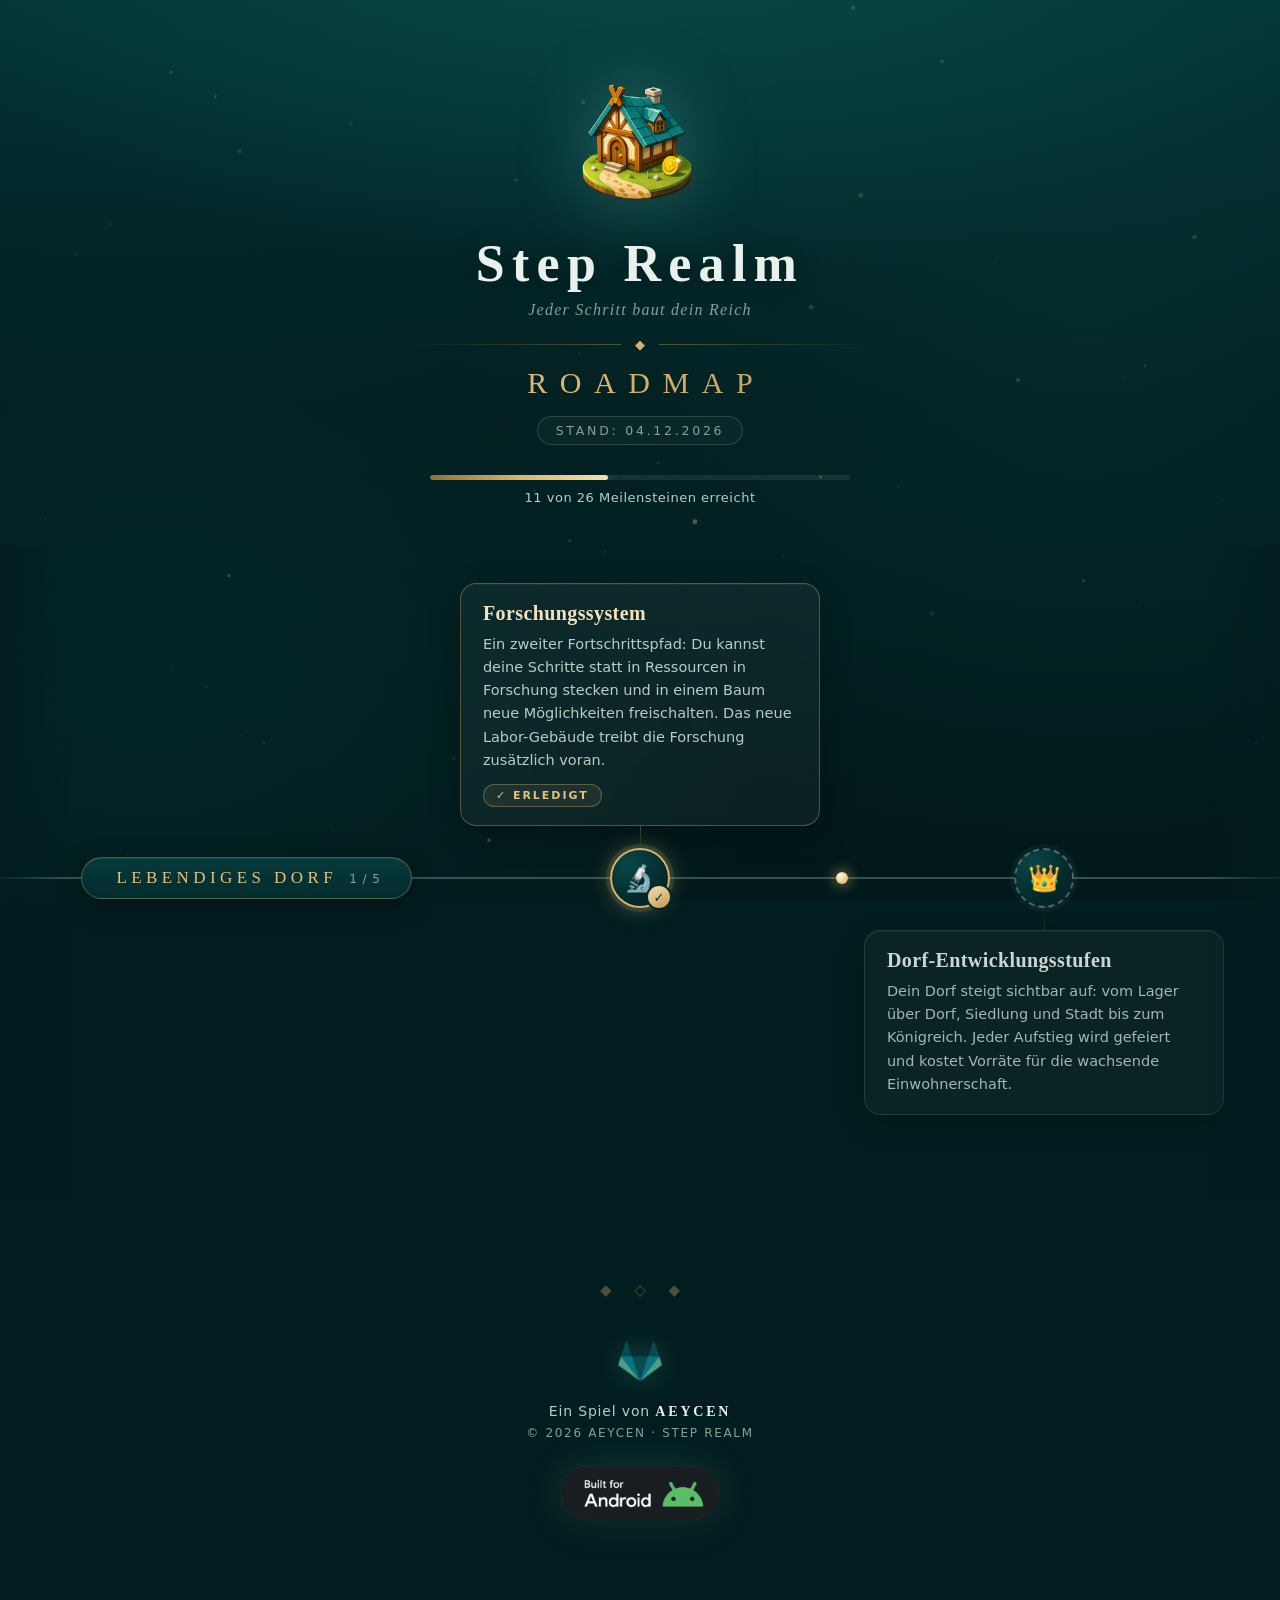
<file: index.html>
<!DOCTYPE html>
<html lang="de">
<head>
<meta charset="utf-8">
<meta name="viewport" content="width=device-width, initial-scale=1">
<meta name="author" content="AEYCEN">
<meta name="description" content="Step Realm – Roadmap: Jeder Schritt baut dein Reich.">
<title>Step Realm - Roadmap</title>
<link rel="icon" type="image/png" href="assets/steprealm-logo-minimalist.png">
<link rel="stylesheet" href="assets/roadmap.css">
<script src="assets/roadmap.js"></script>
</head>
<body>
<canvas id="dust" aria-hidden="true"></canvas>
<div class="page">

  <header>
    <img class="logo" src="assets/steprealm-logo.png" alt="Step Realm Logo">
    <h1>Step Realm</h1>
    <p class="tagline">Jeder Schritt baut dein Reich</p>
    <div class="hero-rule">◆</div>
    <h2 data-text="Roadmap">Roadmap</h2>
    <div><span class="stand" id="stand">Stand: 07.08.2026</span></div>
    <div class="progress">
      <div class="progress-track"><div class="progress-fill" id="progress-fill"></div></div>
      <div class="progress-label"><span id="progress-done">7</span> von <span id="progress-total">27</span> Meilensteinen erreicht</div>
    </div>
  </header>

  <main class="timeline">
    <div class="viewport" id="viewport">
      <div class="track" id="track">

    <span class="track-cap">◆</span>

    <div class="section-label"><span class="pill">Kern-Loop<span class="count"></span></span></div>

    <article class="milestone done">
      <div class="card">
        <h3>Projekt-Setup + Schrittzähler</h3>
        <p>Die App zählt deine Schritte zuverlässig im Hintergrund und zeigt sie live an. Auch nach einem Neustart des Geräts geht kein Schritt verloren.</p>
        <span class="badge">✓ erledigt</span>
      </div>
      <div class="node"><span class="glyph">👟</span></div>
    </article>

    <article class="milestone done">
      <div class="card">
        <h3>Kern-Loop</h3>
        <p>Deine Schritte verwandeln sich in Ressourcen, mit denen du die ersten fünf Gebäude baust. Dein Dorf bleibt dauerhaft gespeichert.</p>
        <span class="badge">✓ erledigt</span>
      </div>
      <div class="node"><span class="glyph">🏠</span></div>
    </article>

    <article class="milestone done">
      <div class="card">
        <h3>Passive Produktion + Gold</h3>
        <p>Deine Gebäude produzieren auch dann, wenn du nicht läufst – bis zu einem Deckel, damit Laufen der wichtigste Weg bleibt. Gold sammelst du über einen Fortschrittsbalken, der sich mit jedem Schritt füllt.</p>
        <span class="badge">✓ erledigt</span>
      </div>
      <div class="node"><span class="glyph">🪙</span></div>
    </article>

    <article class="milestone done">
      <div class="card">
        <h3>Leaderboard</h3>
        <p>Ein wöchentliches Leaderboard über Google Play Games zeigt, wer diese Woche am fleißigsten war. Gezählt werden deine Wochenschritte und dein Baufortschritt.</p>
        <span class="badge">✓ erledigt</span>
      </div>
      <div class="node"><span class="glyph">🏆</span></div>
    </article>

    <article class="milestone done">
      <div class="card">
        <h3>Cloud-Save</h3>
        <p>Dein Dorf übersteht Neuinstallation und Gerätewechsel, weil der Spielstand automatisch in der Cloud gesichert wird. Bei zwei Geräten gewinnt immer der weitere Fortschritt.</p>
        <span class="badge">✓ erledigt</span>
      </div>
      <div class="node"><span class="glyph">☁️</span></div>
    </article>

    <article class="milestone done">
      <div class="card">
        <h3>7-Tage-Streak</h3>
        <p>Wer die tägliche Schrittschwelle erreicht, baut einen Streak auf, den eine Karte im Schritte-Tab anzeigt. Der Streak übersteht auch eine Neuinstallation.</p>
        <span class="badge">✓ erledigt</span>
      </div>
      <div class="node"><span class="glyph glyph-fallback">🔥</span></div>
    </article>

    <article class="milestone done">
      <div class="card">
        <h3>Zufällige Ereignisse</h3>
        <p>Jeden Tag kann ein Ereignis dein Dorf treffen: Belohnungen, Rabatte, ein Umwandlungs-Bonus – oder Unglücke, die ein Gebäude beschädigen, bis du es reparierst. Ein vollendeter Streak zahlt eine wählbare Belohnung aus.</p>
        <span class="badge">✓ erledigt</span>
      </div>
      <div class="node"><span class="glyph">🎲</span></div>
    </article>

    <article class="milestone done">
      <div class="card">
        <h3>Marktplatz-Tausch</h3>
        <p>Am Marktplatz tauschst du Ressourcen ineinander um – gegen eine Gebühr, die mit dem Ausbau des Marktplatzes sinkt. Ein Tageslimit verhindert, dass der Tausch das Laufen ersetzt.</p>
        <span class="badge">✓ erledigt</span>
      </div>
      <div class="node"><span class="glyph">💱</span></div>
    </article>

    <article class="milestone done">
      <div class="card">
        <h3>KI-Ereignistexte</h3>
        <p>Ereignisse erhalten KI-generierte Lore-Texte, die mehr Abwechslung in die Meldungen bringen. Ohne Internet greifen immer die eingebauten Texte.</p>
        <span class="badge">✓ erledigt</span>
      </div>
      <div class="node"><span class="glyph">✨</span></div>
    </article>

    <article class="milestone done">
      <div class="card">
        <h3>Schrittquelle: Health Connect</h3>
        <p>Du benötigst nicht mehr das Smartphone an deinem Körper, um Schritte erfassen zu können. Eine Smartwatch bspw. kann nun ebenfalls Schritte erfassen.</p>
        <span class="badge">✓ erledigt</span>
      </div>
      <div class="node"><span class="glyph">⌚</span></div>
    </article>

    <div class="section-label"><span class="pill">Lebendiges Dorf<span class="count"></span></span></div>

    <article class="milestone done">
      <div class="card">
        <h3>Forschungssystem</h3>
        <p>Ein zweiter Fortschrittspfad: Du kannst deine Schritte statt in Ressourcen in Forschung stecken und in einem Baum neue Möglichkeiten freischalten. Das neue Labor-Gebäude treibt die Forschung zusätzlich voran.</p>
        <span class="badge">✓ erledigt</span>
      </div>
      <div class="node"><span class="glyph">🔬</span></div>
    </article>

    <article class="milestone open">
      <div class="card">
        <h3>Dorf-Entwicklungsstufen</h3>
        <p>Dein Dorf steigt sichtbar auf: vom Lager über Dorf, Siedlung und Stadt bis zum Königreich. Jeder Aufstieg wird gefeiert und kostet Vorräte für die wachsende Einwohnerschaft.</p>
      </div>
      <div class="node"><span class="glyph">👑</span></div>
    </article>

    <article class="milestone open">
      <div class="card">
        <h3>Tagesboni</h3>
        <p>Jeder Tag bringt etwas Besonderes: Die ersten Schritte des Tages zählen doppelt, wechselnde Zeitfenster geben Extra-Ressourcen und der Sonntag ist Goldtag. Aktive Boni siehst du direkt im Schritte-Tab.</p>
      </div>
      <div class="node"><span class="glyph">🌅</span></div>
    </article>

    <article class="milestone open">
      <div class="card">
        <h3>Spieleridentität</h3>
        <p>Dein Dorf bekommt einen Namen, eine Bannerfarbe und ein Motto. Ein teilbares Dorf-Bild zeigt Freunden, was du aufgebaut hast; außerdem kommt ein Einstellungs-Screen dazu.</p>
      </div>
      <div class="node"><span class="glyph">🚩</span></div>
    </article>

    <article class="milestone open">
      <div class="card">
        <h3>Isometrie</h3>
        <p>Das Dorf wird lebendig: Eine echte grafische Darstellung des Dorfs.</p>
      </div>
      <div class="node"><span class="glyph">💨</span></div>
    </article>

    <div class="section-label"><span class="pill">Spieltiefe<span class="count"></span></span></div>

    <article class="milestone open">
      <div class="card">
        <h3>Synergiegebäude</h3>
        <p>Neue Gebäude verstärken ihre Nachbarn: Ein Sägewerk steigert alle Holzfäller-Hütten, der Brunnen alle Bauernhöfe. Wo du baust, wird damit zur strategischen Entscheidung.</p>
      </div>
      <div class="node"><span class="glyph">🪚</span></div>
    </article>

    <article class="milestone open">
      <div class="card">
        <h3>Spezialisierung</h3>
        <p>Ab der Siedlungs-Stufe wählst du einen Fokus – Nahrung, Stein oder Gold – der deine Ausrichtung prägt. So wird jedes Dorf sichtbar anders als die der Freunde.</p>
      </div>
      <div class="node"><span class="glyph">🎯</span></div>
    </article>

    <article class="milestone open">
      <div class="card">
        <h3>Sammelobjekte</h3>
        <p>Beim Laufen entdeckst du seltene Fundstücke wie Edelsteine, alte Werkzeuge oder ein Haustier. Eine eigene Sammlung zeigt deine Funde, manche haben kleine Effekte im Dorf.</p>
      </div>
      <div class="node"><span class="glyph">💎</span></div>
    </article>

    <article class="milestone open">
      <div class="card">
        <h3>Tägliche Anreize</h3>
        <p>Ein wandernder Händler bietet täglich wechselnde Tauschgeschäfte, dazu gibt es ein kleines Tagesereignis und ein tägliches Gratis-Geschenk. Es lohnt sich, jeden Tag vorbeizuschauen.</p>
      </div>
      <div class="node"><span class="glyph">🎁</span></div>
    </article>

    <article class="milestone open">
      <div class="card">
        <h3>Jahreszeiten</h3>
        <p>Das Dorf folgt dem echten Kalender: Schnee im Winter, Laubfärbung im Herbst, Blumen im Frühling. Rein kosmetisch – am Spiel ändert sich nichts.</p>
      </div>
      <div class="node"><span class="glyph">🍂</span></div>
    </article>

    <article class="milestone open">
      <div class="card">
        <h3>Wetter-Bonus</h3>
        <p>Das echte Wetter wirkt ins Spiel hinein, zum Beispiel mehr Stein bei Regen. Nur wenn du den Standort freigibst – ohne läuft das Spiel unverändert weiter.</p>
      </div>
      <div class="node"><span class="glyph">🌦️</span></div>
    </article>

    <div class="section-label"><span class="pill">Social &amp; Endgame<span class="count"></span></span></div>

    <article class="milestone open">
      <div class="card">
        <h3>Freunde-Galerie</h3>
        <p>Besuche die Dörfer deiner Freunde und schau dir an, was sie aufgebaut haben. Reines Anschauen – niemand kann in deinem Dorf etwas verändern.</p>
      </div>
      <div class="node"><span class="glyph">👥</span></div>
    </article>

    <article class="milestone open">
      <div class="card">
        <h3>Achievements + saisonale Events</h3>
        <p>Erfolge über Google Play Games und zeitlich begrenzte Community-Events wie ein Adventskalender. Neue Gründe, auch nach dem Endausbau dranzubleiben.</p>
      </div>
      <div class="node"><span class="glyph">🏅</span></div>
    </article>

    <article class="milestone open">
      <div class="card">
        <h3>Weltwunder als Endgame</h3>
        <p>Ein Weltwunder mit enormen, etappenweisen Kosten als Langfristziel jenseits des Königreichs. Der krönende Abschluss für ausdauernde Läufer.</p>
      </div>
      <div class="node"><span class="glyph">🗿</span></div>
    </article>

    <article class="milestone open">
      <div class="card">
        <h3>Gilden &amp; Kooperation</h3>
        <p>Gemeinsame Bauprojekte, Handel zwischen Freunden und Weltereignisse. Zusammen erreicht ihr, was allein nicht zu schaffen ist.</p>
      </div>
      <div class="node"><span class="glyph">🤝</span></div>
    </article>

    <article class="milestone open">
      <div class="card">
        <h3>Überfälle</h3>
        <p>Starte Überfälle auf andere Mitspieler, um Ressourcen zu stehlen. Neben Verteidigungsanlagen kannst du deinem Dorf mit aktivem Körpereinsatz helfen, sich zur Wehr zu setzen.</p>
      </div>
      <div class="node"><span class="glyph">⚔️</span></div>
    </article>

    <span class="track-cap">◆</span>

      </div>
    </div>
  </main>

  <footer>
    <div class="ornament">◆ ◇ ◆</div>
    <div class="dev">
      <img class="dev-logo" src="assets/aeycen-logo.png" alt="AEYCEN Logo">
      <p class="dev-line">Ein Spiel von <a href="https://github.com/AEYCEN" target="_blank"><strong>AEYCEN</strong></a></p>
      <p class="dev-copy">© 2026 AEYCEN · Step Realm</p>
      <img class="android-badge" src="assets/built-for-android.png" alt="Built for Android">
    </div>
  </footer>

</div>
</body>
</html>
</file>
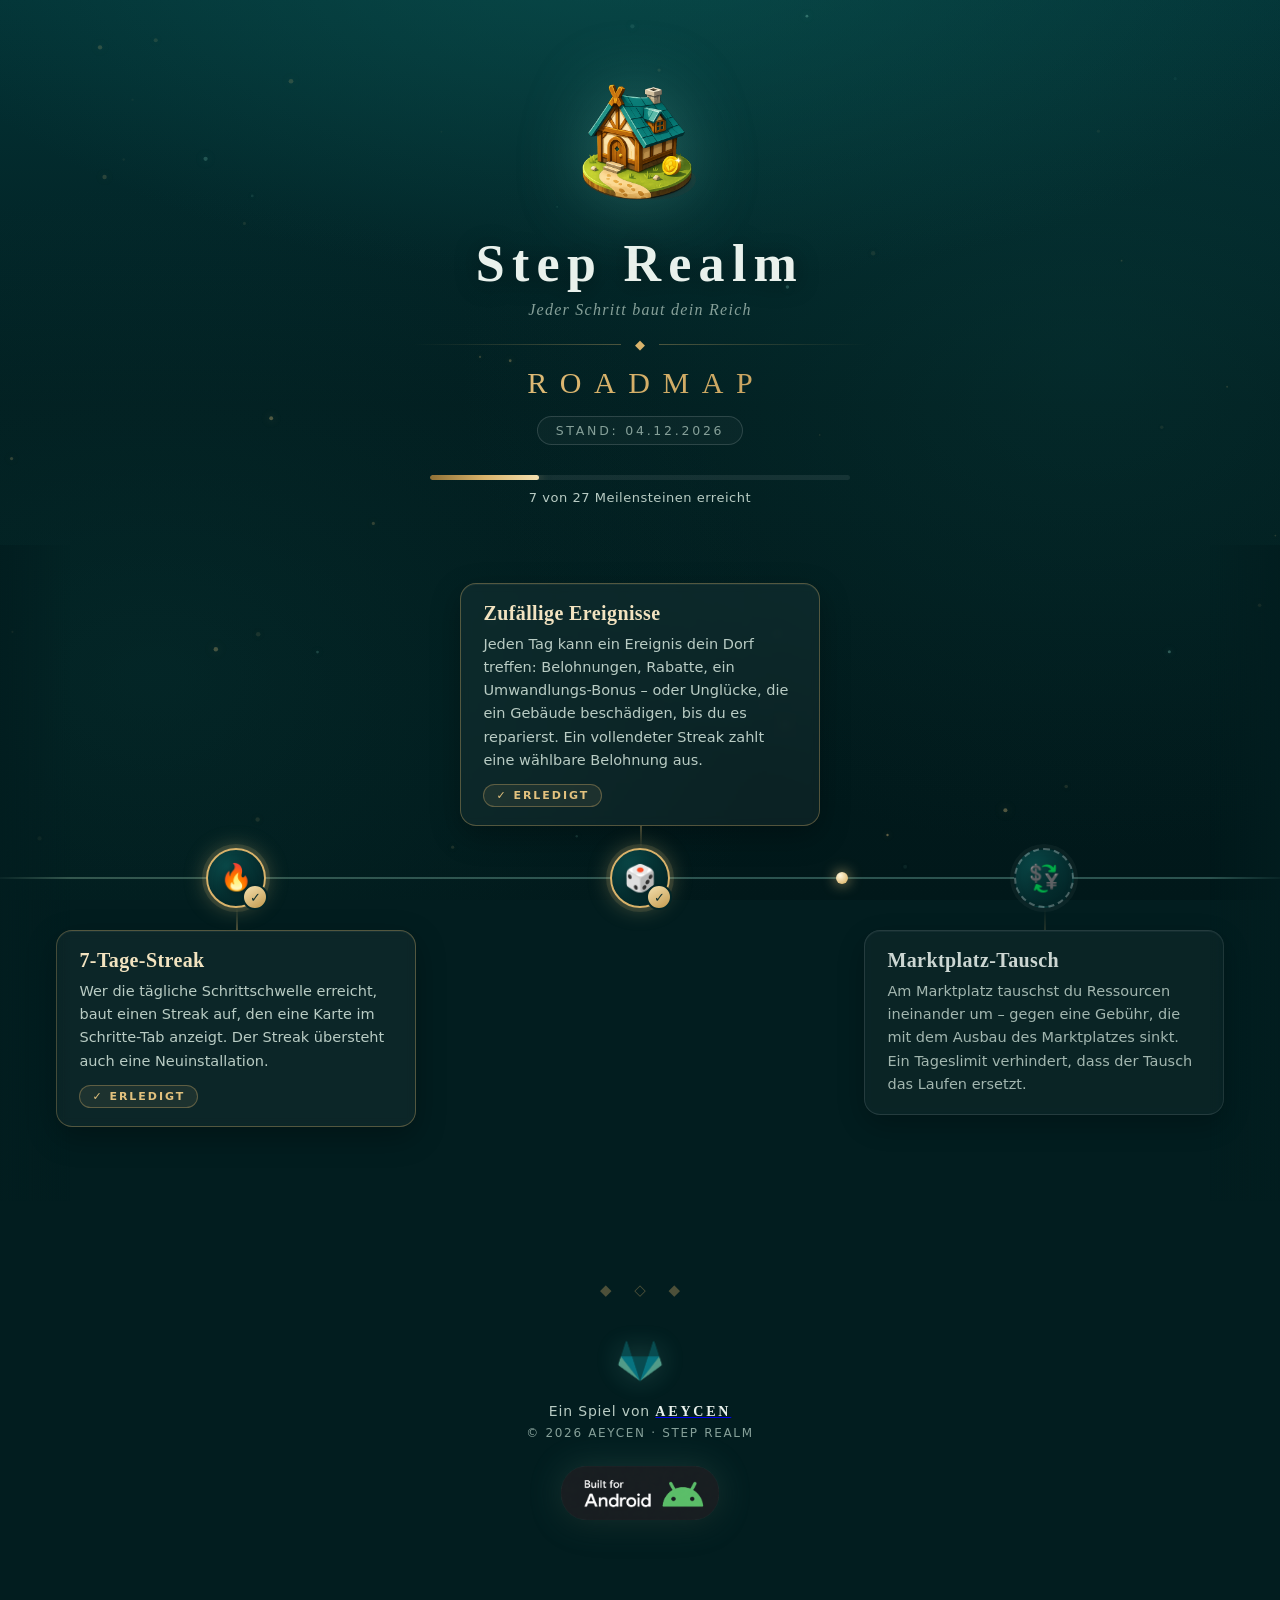
<file: roadmap.html>
<!DOCTYPE html>
<html lang="de">
<head>
<meta charset="utf-8">
<meta name="viewport" content="width=device-width, initial-scale=1">
<meta name="author" content="AEYCEN">
<meta name="description" content="Step Realm – Roadmap: Jeder Schritt baut dein Reich.">
<title>Step Realm - Roadmap</title>
<link rel="icon" type="image/png" href="assets/steprealm-logo-minimalist.png">
<link rel="stylesheet" href="roadmap.css">
<script src="roadmap.js"></script>
</head>
<body>
<canvas id="dust" aria-hidden="true"></canvas>
<div class="page">

  <header>
    <img class="logo" src="assets/steprealm-logo.png" alt="Step Realm Logo">
    <h1>Step Realm</h1>
    <p class="tagline">Jeder Schritt baut dein Reich</p>
    <div class="hero-rule">◆</div>
    <h2 data-text="Roadmap">Roadmap</h2>
    <div><span class="stand" id="stand">Stand: 07.08.2026</span></div>
    <div class="progress">
      <div class="progress-track"><div class="progress-fill" id="progress-fill"></div></div>
      <div class="progress-label"><span id="progress-done">7</span> von <span id="progress-total">27</span> Meilensteinen erreicht</div>
    </div>
  </header>

  <main class="timeline">
    <div class="viewport" id="viewport">
      <div class="track" id="track">

    <span class="track-cap">◆</span>

    <div class="section-label"><span class="pill">Kern-Loop<span class="count"></span></span></div>

    <article class="milestone done">
      <div class="card">
        <h3>Projekt-Setup + Schrittzähler</h3>
        <p>Die App zählt deine Schritte zuverlässig im Hintergrund und zeigt sie live an. Auch nach einem Neustart des Geräts geht kein Schritt verloren.</p>
        <span class="badge">✓ erledigt</span>
      </div>
      <div class="node"><span class="glyph">👟</span></div>
    </article>

    <article class="milestone done">
      <div class="card">
        <h3>Kern-Loop</h3>
        <p>Deine Schritte verwandeln sich in Ressourcen, mit denen du die ersten fünf Gebäude baust. Dein Dorf bleibt dauerhaft gespeichert.</p>
        <span class="badge">✓ erledigt</span>
      </div>
      <div class="node"><span class="glyph">🏠</span></div>
    </article>

    <article class="milestone done">
      <div class="card">
        <h3>Passive Produktion + Gold</h3>
        <p>Deine Gebäude produzieren auch dann, wenn du nicht läufst – bis zu einem Deckel, damit Laufen der wichtigste Weg bleibt. Gold sammelst du über einen Fortschrittsbalken, der sich mit jedem Schritt füllt.</p>
        <span class="badge">✓ erledigt</span>
      </div>
      <div class="node"><span class="glyph">🪙</span></div>
    </article>

    <article class="milestone done">
      <div class="card">
        <h3>Leaderboard</h3>
        <p>Ein wöchentliches Leaderboard über Google Play Games zeigt, wer diese Woche am fleißigsten war. Gezählt werden deine Wochenschritte und dein Baufortschritt.</p>
        <span class="badge">✓ erledigt</span>
      </div>
      <div class="node"><span class="glyph">🏆</span></div>
    </article>

    <article class="milestone done">
      <div class="card">
        <h3>Cloud-Save</h3>
        <p>Dein Dorf übersteht Neuinstallation und Gerätewechsel, weil der Spielstand automatisch in der Cloud gesichert wird. Bei zwei Geräten gewinnt immer der weitere Fortschritt.</p>
        <span class="badge">✓ erledigt</span>
      </div>
      <div class="node"><span class="glyph">☁️</span></div>
    </article>

    <article class="milestone done">
      <div class="card">
        <h3>7-Tage-Streak</h3>
        <p>Wer die tägliche Schrittschwelle erreicht, baut einen Streak auf, den eine Karte im Schritte-Tab anzeigt. Der Streak übersteht auch eine Neuinstallation.</p>
        <span class="badge">✓ erledigt</span>
      </div>
      <div class="node"><span class="glyph glyph-fallback">🔥</span></div>
    </article>

    <article class="milestone done">
      <div class="card">
        <h3>Zufällige Ereignisse</h3>
        <p>Jeden Tag kann ein Ereignis dein Dorf treffen: Belohnungen, Rabatte, ein Umwandlungs-Bonus – oder Unglücke, die ein Gebäude beschädigen, bis du es reparierst. Ein vollendeter Streak zahlt eine wählbare Belohnung aus.</p>
        <span class="badge">✓ erledigt</span>
      </div>
      <div class="node"><span class="glyph">🎲</span></div>
    </article>

    <article class="milestone open">
      <div class="card">
        <h3>Marktplatz-Tausch</h3>
        <p>Am Marktplatz tauschst du Ressourcen ineinander um – gegen eine Gebühr, die mit dem Ausbau des Marktplatzes sinkt. Ein Tageslimit verhindert, dass der Tausch das Laufen ersetzt.</p>
      </div>
      <div class="node"><span class="glyph">💱</span></div>
    </article>

    <article class="milestone open">
      <div class="card">
        <h3>Umwandlungsraten am Rathaus-Level</h3>
        <p>Jedes Rathaus-Level macht deine Schritte wertvoller: Alle Umwandlungsraten steigen mit dem Ausbau. Damit lohnt sich das Rathaus dauerhaft und die Spielbalance wird erstmals richtig einstellbar.</p>
      </div>
      <div class="node"><span class="glyph">🏛️</span></div>
    </article>

    <article class="milestone open">
      <div class="card">
        <h3>KI-Ereignistexte</h3>
        <p>Ereignisse erhalten KI-generierte Lore-Texte, die mehr Abwechslung in die Meldungen bringen. Ohne Internet greifen immer die eingebauten Texte.</p>
      </div>
      <div class="node"><span class="glyph">✨</span></div>
    </article>

    <article class="milestone open">
      <div class="card">
        <h3>Schrittquelle: Health Connect</h3>
        <p>Du benötigst nicht mehr das Smartphone an deinem Körper, um Schritte erfassen zu können. Eine Smartwatch bspw. kann nun ebenfalls Schritte erfassen.</p>
      </div>
      <div class="node"><span class="glyph">⌚</span></div>
    </article>

    <div class="section-label"><span class="pill">Lebendiges Dorf<span class="count"></span></span></div>

    <article class="milestone open">
      <div class="card">
        <h3>Forschungssystem</h3>
        <p>Ein zweiter Fortschrittspfad: Du kannst deine Schritte statt in Ressourcen in Forschung stecken und in einem Baum neue Möglichkeiten freischalten. Das neue Labor-Gebäude treibt die Forschung zusätzlich voran.</p>
      </div>
      <div class="node"><span class="glyph">🔬</span></div>
    </article>

    <article class="milestone open">
      <div class="card">
        <h3>Dorf-Entwicklungsstufen</h3>
        <p>Dein Dorf steigt sichtbar auf: vom Lager über Dorf, Siedlung und Stadt bis zum Königreich. Jeder Aufstieg wird gefeiert und kostet Vorräte für die wachsende Einwohnerschaft.</p>
      </div>
      <div class="node"><span class="glyph">👑</span></div>
    </article>

    <article class="milestone open">
      <div class="card">
        <h3>Tagesboni</h3>
        <p>Jeder Tag bringt etwas Besonderes: Die ersten Schritte des Tages zählen doppelt, wechselnde Zeitfenster geben Extra-Ressourcen und der Sonntag ist Goldtag. Aktive Boni siehst du direkt im Schritte-Tab.</p>
      </div>
      <div class="node"><span class="glyph">🌅</span></div>
    </article>

    <article class="milestone open">
      <div class="card">
        <h3>Spieleridentität</h3>
        <p>Dein Dorf bekommt einen Namen, eine Bannerfarbe und ein Motto. Ein teilbares Dorf-Bild zeigt Freunden, was du aufgebaut hast; außerdem kommt ein Einstellungs-Screen dazu.</p>
      </div>
      <div class="node"><span class="glyph">🚩</span></div>
    </article>

    <article class="milestone open">
      <div class="card">
        <h3>Isometrie</h3>
        <p>Das Dorf wird lebendig: Eine echte grafische Darstellung des Dorfs.</p>
      </div>
      <div class="node"><span class="glyph">💨</span></div>
    </article>

    <div class="section-label"><span class="pill">Spieltiefe<span class="count"></span></span></div>

    <article class="milestone open">
      <div class="card">
        <h3>Synergiegebäude</h3>
        <p>Neue Gebäude verstärken ihre Nachbarn: Ein Sägewerk steigert alle Holzfäller-Hütten, der Brunnen alle Bauernhöfe. Wo du baust, wird damit zur strategischen Entscheidung.</p>
      </div>
      <div class="node"><span class="glyph">🪚</span></div>
    </article>

    <article class="milestone open">
      <div class="card">
        <h3>Spezialisierung</h3>
        <p>Ab der Siedlungs-Stufe wählst du einen Fokus – Nahrung, Stein oder Gold – der deine Ausrichtung prägt. So wird jedes Dorf sichtbar anders als die der Freunde.</p>
      </div>
      <div class="node"><span class="glyph">🎯</span></div>
    </article>

    <article class="milestone open">
      <div class="card">
        <h3>Sammelobjekte</h3>
        <p>Beim Laufen entdeckst du seltene Fundstücke wie Edelsteine, alte Werkzeuge oder ein Haustier. Eine eigene Sammlung zeigt deine Funde, manche haben kleine Effekte im Dorf.</p>
      </div>
      <div class="node"><span class="glyph">💎</span></div>
    </article>

    <article class="milestone open">
      <div class="card">
        <h3>Tägliche Anreize</h3>
        <p>Ein wandernder Händler bietet täglich wechselnde Tauschgeschäfte, dazu gibt es ein kleines Tagesereignis und ein tägliches Gratis-Geschenk. Es lohnt sich, jeden Tag vorbeizuschauen.</p>
      </div>
      <div class="node"><span class="glyph">🎁</span></div>
    </article>

    <article class="milestone open">
      <div class="card">
        <h3>Jahreszeiten</h3>
        <p>Das Dorf folgt dem echten Kalender: Schnee im Winter, Laubfärbung im Herbst, Blumen im Frühling. Rein kosmetisch – am Spiel ändert sich nichts.</p>
      </div>
      <div class="node"><span class="glyph">🍂</span></div>
    </article>

    <article class="milestone open">
      <div class="card">
        <h3>Wetter-Bonus</h3>
        <p>Das echte Wetter wirkt ins Spiel hinein, zum Beispiel mehr Stein bei Regen. Nur wenn du den Standort freigibst – ohne läuft das Spiel unverändert weiter.</p>
      </div>
      <div class="node"><span class="glyph">🌦️</span></div>
    </article>

    <div class="section-label"><span class="pill">Social &amp; Endgame<span class="count"></span></span></div>

    <article class="milestone open">
      <div class="card">
        <h3>Freunde-Galerie</h3>
        <p>Besuche die Dörfer deiner Freunde und schau dir an, was sie aufgebaut haben. Reines Anschauen – niemand kann in deinem Dorf etwas verändern.</p>
      </div>
      <div class="node"><span class="glyph">👥</span></div>
    </article>

    <article class="milestone open">
      <div class="card">
        <h3>Achievements + saisonale Events</h3>
        <p>Erfolge über Google Play Games und zeitlich begrenzte Community-Events wie ein Adventskalender. Neue Gründe, auch nach dem Endausbau dranzubleiben.</p>
      </div>
      <div class="node"><span class="glyph">🏅</span></div>
    </article>

    <article class="milestone open">
      <div class="card">
        <h3>Weltwunder als Endgame</h3>
        <p>Ein Weltwunder mit enormen, etappenweisen Kosten als Langfristziel jenseits des Königreichs. Der krönende Abschluss für ausdauernde Läufer.</p>
      </div>
      <div class="node"><span class="glyph">🗿</span></div>
    </article>

    <article class="milestone open">
      <div class="card">
        <h3>Gilden &amp; Kooperation</h3>
        <p>Gemeinsame Bauprojekte, Handel zwischen Freunden und Weltereignisse. Zusammen erreicht ihr, was allein nicht zu schaffen ist.</p>
      </div>
      <div class="node"><span class="glyph">🤝</span></div>
    </article>

    <article class="milestone open">
      <div class="card">
        <h3>Überfälle</h3>
        <p>Starte Überfälle auf andere Mitspieler, um Ressourcen zu stehlen. Neben Verteidigungsanlagen kannst du deinem Dorf mit aktivem Körpereinsatz helfen, sich zur Wehr zu setzen.</p>
      </div>
      <div class="node"><span class="glyph">⚔️</span></div>
    </article>

    <span class="track-cap">◆</span>

      </div>
    </div>
  </main>

  <footer>
    <div class="ornament">◆ ◇ ◆</div>
    <div class="dev">
      <img class="dev-logo" src="assets/aeycen-logo.png" alt="AEYCEN Logo">
      <p class="dev-line">Ein Spiel von <a href="https://github.com/AEYCEN" target="_blank"><strong>AEYCEN</strong></a></p>
      <p class="dev-copy">© 2026 AEYCEN · Step Realm</p>
      <img class="android-badge" src="assets/built-for-android.png" alt="Built for Android">
    </div>
  </footer>

</div>
</body>
</html>
</file>
<file: assets/roadmap.css>
/* Step Realm – Roadmap page styles.
   The timeline (.viewport) is its own native horizontal scroller inside a
   normally scrolling page; JS only centers the start position and maps the
   wheel while hovering. Card above/below alternation runs on
   article:nth-of-type — section labels are divs and don't shift the count.
   Animation start states are gated on html.js so the page stays fully
   visible when JavaScript is unavailable. */

:root {
  --bg-deep: #021d1f;
  --bg-teal: #033336;
  --ink: #e9f1ec;
  --ink-soft: #b9ccc4;
  --ink-faint: #86a099;
  --gold: #e3c27e;
  --gold-soft: #d9b36b;
  --gold-dim: rgba(217, 179, 107, 0.35);
  --line-teal: rgba(126, 196, 182, 0.35);
  --card-bg: rgba(255, 255, 255, 0.045);
  --card-border: rgba(255, 255, 255, 0.12);
  --serif: "Palatino Linotype", "Book Antiqua", Georgia, "Times New Roman", serif;
  --sans: "Segoe UI", system-ui, -apple-system, sans-serif;
  --emoji: "Segoe UI Emoji", "Apple Color Emoji", "Noto Color Emoji", sans-serif;
}

* { margin: 0; padding: 0; box-sizing: border-box; }

body {
  font-family: var(--sans);
  color: var(--ink);
  background: var(--bg-deep);
  min-height: 100vh;
  /* 100vw full-bleed elements include the scrollbar width */
  overflow-x: hidden;
}
/* fixed backdrop layer instead of background-attachment: fixed — same look,
   but without the scroll repaints that jank on desktop and mobile */
body::before {
  content: ""; position: fixed; inset: 0; z-index: -1;
  background:
    radial-gradient(1100px 520px at 50% -80px, rgba(13, 92, 88, 0.55), transparent 70%),
    radial-gradient(900px 700px at 85% 40%, rgba(8, 64, 62, 0.35), transparent 70%),
    radial-gradient(900px 700px at 12% 75%, rgba(8, 64, 62, 0.30), transparent 70%),
    linear-gradient(180deg, var(--bg-teal) 0%, var(--bg-deep) 45%, #01181a 100%);
}

/* drifting gold dust, drawn by JS; content stacks above it */
#dust {
  position: fixed; inset: 0;
  width: 100%; height: 100%;
  pointer-events: none;
  z-index: 0;
}
.page { position: relative; z-index: 1; max-width: 980px; margin: 0 auto; padding: 64px 28px 90px; }

/* ---------- hero ---------- */

header { text-align: center; margin-bottom: 26px; }

header .logo {
  width: 240px; max-width: 60vw; height: auto;
  filter: drop-shadow(0 0 34px rgba(120, 220, 200, 0.28));
}

header h1 {
  font-family: var(--serif);
  font-size: clamp(34px, 6vw, 52px);
  font-weight: 600;
  letter-spacing: 0.14em;
  margin-top: 6px;
  color: var(--ink);
  text-shadow: 0 2px 24px rgba(0, 0, 0, 0.45);
}

.tagline {
  margin-top: 8px;
  font-family: var(--serif);
  font-style: italic;
  font-size: 16px;
  letter-spacing: 0.08em;
  color: var(--ink-faint);
}

.hero-rule {
  display: flex; align-items: center; justify-content: center;
  gap: 14px; margin: 18px auto 14px; max-width: 460px;
  color: var(--gold-soft); font-size: 13px;
}
.hero-rule::before, .hero-rule::after {
  content: ""; flex: 1; height: 1px;
  background: linear-gradient(90deg, transparent, var(--gold-dim));
}
.hero-rule::after { background: linear-gradient(90deg, var(--gold-dim), transparent); }

header h2 {
  position: relative;
  font-family: var(--serif);
  font-size: clamp(22px, 3.4vw, 30px);
  font-weight: 400;
  letter-spacing: 0.42em;
  text-indent: 0.42em;
  text-transform: uppercase;
  background: linear-gradient(120deg, #f4e0af, var(--gold-soft) 45%, #a8874b);
  -webkit-background-clip: text; background-clip: text;
  -webkit-text-fill-color: transparent; color: var(--gold);
}
/* the shine is a text-clipped overlay whose highlight sits off-text at both
   keyframe ends — the loop restart is therefore invisible, even during the
   long hold */
header h2::after {
  content: attr(data-text);
  position: absolute; left: 0; right: 0; top: 0;
  pointer-events: none;
  background: linear-gradient(90deg,
    transparent 0%, transparent 42%,
    rgba(255, 246, 221, 0.85) 50%,
    transparent 58%, transparent 100%);
  background-size: 250% auto;
  background-position: 120% center;
  -webkit-background-clip: text; background-clip: text;
  -webkit-text-fill-color: transparent; color: transparent;
  animation: gold-shine 6.5s ease-in-out 2s infinite;
}
@keyframes gold-shine {
  0% { background-position: 120% center; }
  45%, 100% { background-position: -20% center; }
}

.stand {
  margin-top: 16px; display: inline-block;
  font-size: 12.5px; letter-spacing: 0.22em; text-transform: uppercase;
  color: var(--ink-faint);
  border: 1px solid rgba(255, 255, 255, 0.14);
  border-radius: 999px; padding: 6px 18px;
  background: rgba(255, 255, 255, 0.03);
}

.progress { margin: 30px auto 0; max-width: 420px; }
.progress-track {
  height: 5px; border-radius: 999px;
  background: rgba(255, 255, 255, 0.08);
  overflow: hidden;
}
.progress-fill {
  position: relative; overflow: hidden;
  height: 100%; width: 100%; border-radius: 999px;
  background: linear-gradient(90deg, #8f7136, var(--gold-soft), #f4e0af);
  box-shadow: 0 0 12px rgba(227, 194, 126, 0.55);
}
.progress-fill::after {
  content: ""; position: absolute; top: 0; bottom: 0; width: 46px; left: -46px;
  background: linear-gradient(90deg, transparent, rgba(255, 255, 255, 0.55), transparent);
  animation: bar-shine 3.4s ease-in-out 2.2s infinite;
}
@keyframes bar-shine {
  0% { left: -46px; }
  55%, 100% { left: 100%; }
}
.js .progress-fill { width: 0; transition: width 1.4s cubic-bezier(0.25, 0.6, 0.3, 1) 0.4s; }
.progress-label {
  margin-top: 10px; font-size: 13px; color: var(--ink-soft);
  letter-spacing: 0.04em;
}

/* hero entrance (CSS-only, runs with or without JS) */
@keyframes hero-in {
  from { opacity: 0; transform: translateY(18px); }
  to { opacity: 1; transform: none; }
}
header > * { animation: hero-in 0.9s cubic-bezier(0.2, 0.7, 0.3, 1) backwards; }
header .logo { animation-delay: 0.05s; }
header h1 { animation-delay: 0.15s; }
.tagline { animation-delay: 0.25s; }
.hero-rule { animation-delay: 0.35s; }
header h2 { animation-delay: 0.45s; }
header div { animation-delay: 0.55s; }
header .progress { animation-delay: 0.65s; }

/* ---------- horizontal timeline ---------- */

/* The timeline is its own horizontal scroller; the page keeps scrolling
   vertically as usual. JS only centers the start position and maps the
   mouse wheel to sideways scrolling while hovering. */
.timeline { position: relative; margin-top: 40px; }

/* full-bleed out of the centered .page column */
.viewport {
  width: 100vw;
  margin-left: calc(50% - 50vw);
  height: min(74vh, 680px);
  overflow-x: auto;
  overflow-y: hidden;
  scrollbar-width: thin;
  scrollbar-color: var(--gold-dim) rgba(255, 255, 255, 0.06);
}
.viewport::-webkit-scrollbar { height: 8px; }
.viewport::-webkit-scrollbar-track { background: rgba(255, 255, 255, 0.05); }
.viewport::-webkit-scrollbar-thumb {
  background: var(--gold-dim); border-radius: 4px;
}
.viewport::-webkit-scrollbar-thumb:hover { background: var(--gold-soft); }

/* edge fades hint that the strip continues */
.timeline::before, .timeline::after {
  content: ""; position: absolute; top: 0; bottom: 10px; width: 70px;
  pointer-events: none; z-index: 2;
}
.timeline::before {
  left: calc(50% - 50vw);
  background: linear-gradient(90deg, rgba(2, 29, 31, 0.85), transparent);
}
.timeline::after {
  right: calc(50% - 50vw);
  background: linear-gradient(270deg, rgba(2, 29, 31, 0.85), transparent);
}

.track {
  position: relative;
  height: 100%;
  width: max-content;
  display: flex;
  align-items: stretch;
  padding: 0 max(10vw, 90px);
}

/* the horizontal line through the middle */
.track::before {
  content: ""; position: absolute; left: 0; right: 0; top: 50%;
  height: 2px; transform: translateY(-50%);
  background: linear-gradient(90deg,
    transparent, var(--gold-dim) 2%, var(--line-teal) 25%,
    var(--line-teal) 75%, var(--gold-dim) 98%, transparent);
}

.track-cap {
  align-self: center;
  color: var(--gold-dim);
  font-size: 15px;
  padding: 0 10px;
  position: relative; z-index: 1;
}

.section-label {
  align-self: center;
  margin: 0 26px;
  position: relative; z-index: 1;
}
.section-label .pill {
  display: inline-flex; align-items: baseline; gap: 12px;
  white-space: nowrap;
  font-family: var(--serif);
  font-size: 17px; letter-spacing: 0.26em; text-indent: 0.26em;
  text-transform: uppercase; color: var(--gold);
  background: linear-gradient(180deg, #06393b, #042b2d);
  border: 1px solid var(--gold-dim);
  border-radius: 999px; padding: 10px 30px;
  box-shadow: 0 6px 24px rgba(0, 0, 0, 0.35), inset 0 1px 0 rgba(255, 255, 255, 0.07);
}
.section-label .count {
  font-family: var(--sans); font-size: 12px; letter-spacing: 0.08em;
  text-indent: 0; color: var(--ink-faint);
}

/* one milestone = one column: node pinned to the line, card anchored above
   or below it. Both are absolutely positioned — the node sits at exactly
   50% no matter how tall the card is; JS grows the strip if the tallest
   card would not fit (see setupStripFit). --card-gap = distance from the
   line to the card edge. */
.milestone {
  position: relative;
  --card-gap: 52px;
  width: 360px;
  flex-shrink: 0;
  margin: 0 22px;
}

.node {
  position: absolute; left: 50%; top: 50%;
  transform: translate(-50%, -50%);
  width: 60px; height: 60px; border-radius: 50%;
  display: flex; align-items: center; justify-content: center;
  font-family: var(--emoji); font-size: 26px; line-height: 1;
  background: radial-gradient(circle at 34% 30%, #0a4a4a, #032628 72%);
  position: relative; z-index: 1;
}
.done .node {
  border: 2px solid var(--gold-soft);
  box-shadow: 0 0 0 4px rgba(227, 194, 126, 0.12), 0 0 22px rgba(227, 194, 126, 0.35);
  animation: node-glow 4s ease-in-out infinite alternate;
}
@keyframes node-glow {
  from { box-shadow: 0 0 0 4px rgba(227, 194, 126, 0.10), 0 0 16px rgba(227, 194, 126, 0.25); }
  to { box-shadow: 0 0 0 4px rgba(227, 194, 126, 0.16), 0 0 28px rgba(227, 194, 126, 0.45); }
}
.open .node {
  border: 2px dashed rgba(255, 255, 255, 0.28);
  box-shadow: 0 0 0 4px rgba(255, 255, 255, 0.04);
}
.glyph { filter: drop-shadow(0 2px 6px rgba(0, 0, 0, 0.4)); }
.glyph-fallback { color: var(--gold-soft); font-family: var(--serif); }
.done .node::after {
  content: "✓";
  position: absolute; right: -4px; bottom: -4px;
  width: 22px; height: 22px; border-radius: 50%;
  background: linear-gradient(150deg, #f4e0af, #c39a4e);
  color: #10312f; font-family: var(--sans); font-size: 13px; font-weight: 700;
  display: flex; align-items: center; justify-content: center;
  border: 2px solid #032628;
}

.card {
  position: absolute; left: 0; right: 0;
  background: var(--card-bg);
  border: 1px solid var(--card-border);
  border-radius: 16px;
  padding: 18px 22px;
  backdrop-filter: blur(4px);
  box-shadow: 0 10px 30px rgba(0, 0, 0, 0.28), inset 0 1px 0 rgba(255, 255, 255, 0.05);
  text-align: left;
}
.done .card { border-color: var(--gold-dim); }
.open .card { opacity: 0.88; }

/* alternation: odd articles above the line, even articles below */
article.milestone:nth-of-type(odd) .card { bottom: calc(50% + var(--card-gap)); }
article.milestone:nth-of-type(even) .card { top: calc(50% + var(--card-gap)); }

/* vertical connector between card and node */
.card::before {
  content: ""; position: absolute; left: 50%; width: 1.5px; height: 22px;
}
article.milestone:nth-of-type(odd) .card::before {
  bottom: -23px; background: linear-gradient(180deg, var(--gold-dim), transparent);
}
article.milestone:nth-of-type(even) .card::before {
  top: -23px; background: linear-gradient(0deg, var(--gold-dim), transparent);
}
.open .card::before { opacity: 0.5; }

.card h3 {
  font-family: var(--serif); font-size: 20px; font-weight: 600;
  letter-spacing: 0.02em; color: var(--ink); margin-bottom: 8px;
}
.done .card h3 { color: #f2e3c0; }
.card p { font-size: 14.5px; line-height: 1.6; color: var(--ink-soft); }

.badge {
  display: inline-block; margin-top: 12px;
  font-size: 11px; font-weight: 600; letter-spacing: 0.18em; text-transform: uppercase;
  color: var(--gold); border: 1px solid var(--gold-dim); border-radius: 999px;
  padding: 4px 12px; background: rgba(227, 194, 126, 0.08);
}

/* pulsing dot on the line where done meets open, inserted by JS */
.here-marker {
  position: absolute; top: 50%;
  transform: translate(-50%, -50%);
  z-index: 2;
  width: 12px; height: 12px;
  border-radius: 50%;
  background: radial-gradient(circle at 35% 30%, #fff6dd, #e3c27e 70%);
  box-shadow: 0 0 14px rgba(227, 194, 126, 0.85);
  pointer-events: none;
  animation: here-breathe 2.6s ease-in-out infinite;
}
.here-marker::before, .here-marker::after {
  content: ""; position: absolute; left: 50%; top: 50%;
  width: 46px; height: 46px;
  transform: translate(-50%, -50%) scale(0.3);
  border-radius: 50%;
  border: 1px solid var(--gold-soft);
  opacity: 0;
  animation: here-pulse 2.6s ease-out infinite;
}
.here-marker::after { animation-delay: 1.3s; }
@keyframes here-pulse {
  0% { transform: translate(-50%, -50%) scale(0.3); opacity: 0.9; }
  100% { transform: translate(-50%, -50%) scale(1.4); opacity: 0; }
}
@keyframes here-breathe {
  0%, 100% { box-shadow: 0 0 10px rgba(227, 194, 126, 0.65); }
  50% { box-shadow: 0 0 20px rgba(227, 194, 126, 1); }
}

/* ---------- reveal while sliding in (states only exist with JS) ---------- */

.js .milestone, .js .section-label {
  opacity: 0;
  transition: opacity 0.7s ease, transform 0.7s cubic-bezier(0.2, 0.7, 0.3, 1);
}
.js .section-label { transform: translateY(14px); }
.js article.milestone:nth-of-type(odd) { transform: translateY(-26px); }
.js article.milestone:nth-of-type(even) { transform: translateY(26px); }
/* the node's base transform carries its centering — keep it in every state */
.js .milestone .node {
  transform: translate(-50%, -50%) scale(0.5);
  opacity: 0;
  transition: transform 0.55s cubic-bezier(0.34, 1.4, 0.5, 1) 0.15s, opacity 0.4s ease 0.15s;
}
/* the reveal reset must outrank every initial state above AND the mobile
   overrides further down — hence the deliberately high specificity */
.js .revealed { opacity: 1; transform: none; }
.js .track article.milestone.revealed { opacity: 1; transform: none; }
.js .revealed .node { transform: translate(-50%, -50%); opacity: 1; }

/* ---------- footer ---------- */

footer { margin-top: 70px; text-align: center; }
footer .ornament {
  color: var(--gold-dim); font-size: 15px; letter-spacing: 0.6em; text-indent: 0.6em;
}
footer .dev { margin-top: 34px; }
.dev-logo {
  width: 56px; height: auto; opacity: 0.9;
  filter: drop-shadow(0 0 14px rgba(120, 220, 200, 0.25));
}
.dev-line {
  margin-top: 10px; font-size: 14px; color: var(--ink-soft); letter-spacing: 0.06em;
}
.dev-line strong {
  font-family: var(--serif); letter-spacing: 0.2em; color: var(--ink);
}
.dev-copy {
  margin-top: 6px; font-size: 12px; letter-spacing: 0.14em; text-transform: uppercase;
  color: var(--ink-faint);
}
.android-badge {
  margin-top: 26px;
  height: 54px; width: auto;
  /* the pill is nearly page-colored — a soft rim light keeps it readable */
  filter: drop-shadow(0 0 16px rgba(120, 220, 200, 0.18)) drop-shadow(0 4px 12px rgba(0, 0, 0, 0.45));
}

/* ---------- narrow screens ---------- */

@media (max-width: 720px) {
  .page { padding: 40px 16px 60px; }

  /* hero */
  header { margin-bottom: 18px; }
  header .logo { width: 170px; }
  header h1 { letter-spacing: 0.1em; }
  .tagline { font-size: 14px; margin-top: 6px; }
  .hero-rule { margin: 14px auto 10px; max-width: 300px; }
  header h2 { letter-spacing: 0.3em; text-indent: 0.3em; }
  .stand { font-size: 11px; padding: 5px 14px; margin-top: 12px; }
  .progress { margin-top: 24px; max-width: 320px; }

  /* timeline strip */
  .viewport { height: min(76vh, 560px); }
  .timeline { margin-top: 26px; }
  .timeline::before, .timeline::after { width: 34px; }
  .milestone { width: min(280px, 82vw); margin: 0 12px; --card-gap: 42px; }
  .node { width: 48px; height: 48px; font-size: 21px; }
  .done .node::after { width: 19px; height: 19px; font-size: 11px; }
  .card { padding: 14px 16px; border-radius: 13px; }
  .card h3 { font-size: 16.5px; margin-bottom: 6px; }
  .card p { font-size: 13.5px; line-height: 1.55; }
  .badge { margin-top: 10px; font-size: 10px; padding: 3px 10px; }
  article.milestone:nth-of-type(odd) .card::before { bottom: -18px; height: 17px; }
  article.milestone:nth-of-type(even) .card::before { top: -18px; height: 17px; }
  .section-label { margin: 0 14px; }
  .section-label .pill {
    font-size: 13px; letter-spacing: 0.18em; text-indent: 0.18em; padding: 8px 18px;
  }
  .track { padding: 0 max(6vw, 36px); }
  .track-cap { padding: 0 6px; }

  /* footer */
  footer { margin-top: 48px; }
  .dev-logo { width: 46px; }
  .dev-line { font-size: 13px; }
  .dev-copy { font-size: 11px; }
  .android-badge { height: 44px; margin-top: 20px; }
}

/* very flat viewports (landscape phones): give the strip nearly the whole
   screen and shrink the copy so the fixed half-height rows never clip it */
@media (max-height: 560px) {
  .viewport { height: 88vh; }
  .card { padding: 12px 14px; }
  .card h3 { font-size: 15px; }
  .card p { font-size: 12.5px; line-height: 1.5; }
}

/* ---------- reduced motion ---------- */

@media (prefers-reduced-motion: reduce) {
  header > *, header h2::after, .progress-fill::after,
  .here-marker, .here-marker::before, .here-marker::after { animation: none; }
  .done .node { animation: none; }
  #dust { display: none; }
  .js .milestone, .js .section-label, .js .milestone .node,
  .js .progress-fill { transition: none; }
  .js .section-label,
  .js .track article.milestone { opacity: 1; transform: none; }
  .js .milestone .node { opacity: 1; transform: translate(-50%, -50%); }
}
</file>
<file: roadmap.css>
/* Step Realm – Roadmap page styles.
   The timeline (.viewport) is its own native horizontal scroller inside a
   normally scrolling page; JS only centers the start position and maps the
   wheel while hovering. Card above/below alternation runs on
   article:nth-of-type — section labels are divs and don't shift the count.
   Animation start states are gated on html.js so the page stays fully
   visible when JavaScript is unavailable. */

:root {
  --bg-deep: #021d1f;
  --bg-teal: #033336;
  --ink: #e9f1ec;
  --ink-soft: #b9ccc4;
  --ink-faint: #86a099;
  --gold: #e3c27e;
  --gold-soft: #d9b36b;
  --gold-dim: rgba(217, 179, 107, 0.35);
  --line-teal: rgba(126, 196, 182, 0.35);
  --card-bg: rgba(255, 255, 255, 0.045);
  --card-border: rgba(255, 255, 255, 0.12);
  --serif: "Palatino Linotype", "Book Antiqua", Georgia, "Times New Roman", serif;
  --sans: "Segoe UI", system-ui, -apple-system, sans-serif;
  --emoji: "Segoe UI Emoji", "Apple Color Emoji", "Noto Color Emoji", sans-serif;
}

* { margin: 0; padding: 0; box-sizing: border-box; }

body {
  font-family: var(--sans);
  color: var(--ink);
  background: var(--bg-deep);
  min-height: 100vh;
  /* 100vw full-bleed elements include the scrollbar width */
  overflow-x: hidden;
}
/* fixed backdrop layer instead of background-attachment: fixed — same look,
   but without the scroll repaints that jank on desktop and mobile */
body::before {
  content: ""; position: fixed; inset: 0; z-index: -1;
  background:
    radial-gradient(1100px 520px at 50% -80px, rgba(13, 92, 88, 0.55), transparent 70%),
    radial-gradient(900px 700px at 85% 40%, rgba(8, 64, 62, 0.35), transparent 70%),
    radial-gradient(900px 700px at 12% 75%, rgba(8, 64, 62, 0.30), transparent 70%),
    linear-gradient(180deg, var(--bg-teal) 0%, var(--bg-deep) 45%, #01181a 100%);
}

/* drifting gold dust, drawn by JS; content stacks above it */
#dust {
  position: fixed; inset: 0;
  width: 100%; height: 100%;
  pointer-events: none;
  z-index: 0;
}
.page { position: relative; z-index: 1; max-width: 980px; margin: 0 auto; padding: 64px 28px 90px; }

/* ---------- hero ---------- */

header { text-align: center; margin-bottom: 26px; }

header .logo {
  width: 240px; max-width: 60vw; height: auto;
  filter: drop-shadow(0 0 34px rgba(120, 220, 200, 0.28));
}

header h1 {
  font-family: var(--serif);
  font-size: clamp(34px, 6vw, 52px);
  font-weight: 600;
  letter-spacing: 0.14em;
  margin-top: 6px;
  color: var(--ink);
  text-shadow: 0 2px 24px rgba(0, 0, 0, 0.45);
}

.tagline {
  margin-top: 8px;
  font-family: var(--serif);
  font-style: italic;
  font-size: 16px;
  letter-spacing: 0.08em;
  color: var(--ink-faint);
}

.hero-rule {
  display: flex; align-items: center; justify-content: center;
  gap: 14px; margin: 18px auto 14px; max-width: 460px;
  color: var(--gold-soft); font-size: 13px;
}
.hero-rule::before, .hero-rule::after {
  content: ""; flex: 1; height: 1px;
  background: linear-gradient(90deg, transparent, var(--gold-dim));
}
.hero-rule::after { background: linear-gradient(90deg, var(--gold-dim), transparent); }

header h2 {
  position: relative;
  font-family: var(--serif);
  font-size: clamp(22px, 3.4vw, 30px);
  font-weight: 400;
  letter-spacing: 0.42em;
  text-indent: 0.42em;
  text-transform: uppercase;
  background: linear-gradient(120deg, #f4e0af, var(--gold-soft) 45%, #a8874b);
  -webkit-background-clip: text; background-clip: text;
  -webkit-text-fill-color: transparent; color: var(--gold);
}
/* the shine is a text-clipped overlay whose highlight sits off-text at both
   keyframe ends — the loop restart is therefore invisible, even during the
   long hold */
header h2::after {
  content: attr(data-text);
  position: absolute; left: 0; right: 0; top: 0;
  pointer-events: none;
  background: linear-gradient(90deg,
    transparent 0%, transparent 42%,
    rgba(255, 246, 221, 0.85) 50%,
    transparent 58%, transparent 100%);
  background-size: 250% auto;
  background-position: 120% center;
  -webkit-background-clip: text; background-clip: text;
  -webkit-text-fill-color: transparent; color: transparent;
  animation: gold-shine 6.5s ease-in-out 2s infinite;
}
@keyframes gold-shine {
  0% { background-position: 120% center; }
  45%, 100% { background-position: -20% center; }
}

.stand {
  margin-top: 16px; display: inline-block;
  font-size: 12.5px; letter-spacing: 0.22em; text-transform: uppercase;
  color: var(--ink-faint);
  border: 1px solid rgba(255, 255, 255, 0.14);
  border-radius: 999px; padding: 6px 18px;
  background: rgba(255, 255, 255, 0.03);
}

.progress { margin: 30px auto 0; max-width: 420px; }
.progress-track {
  height: 5px; border-radius: 999px;
  background: rgba(255, 255, 255, 0.08);
  overflow: hidden;
}
.progress-fill {
  position: relative; overflow: hidden;
  height: 100%; width: 100%; border-radius: 999px;
  background: linear-gradient(90deg, #8f7136, var(--gold-soft), #f4e0af);
  box-shadow: 0 0 12px rgba(227, 194, 126, 0.55);
}
.progress-fill::after {
  content: ""; position: absolute; top: 0; bottom: 0; width: 46px; left: -46px;
  background: linear-gradient(90deg, transparent, rgba(255, 255, 255, 0.55), transparent);
  animation: bar-shine 3.4s ease-in-out 2.2s infinite;
}
@keyframes bar-shine {
  0% { left: -46px; }
  55%, 100% { left: 100%; }
}
.js .progress-fill { width: 0; transition: width 1.4s cubic-bezier(0.25, 0.6, 0.3, 1) 0.4s; }
.progress-label {
  margin-top: 10px; font-size: 13px; color: var(--ink-soft);
  letter-spacing: 0.04em;
}

/* hero entrance (CSS-only, runs with or without JS) */
@keyframes hero-in {
  from { opacity: 0; transform: translateY(18px); }
  to { opacity: 1; transform: none; }
}
header > * { animation: hero-in 0.9s cubic-bezier(0.2, 0.7, 0.3, 1) backwards; }
header .logo { animation-delay: 0.05s; }
header h1 { animation-delay: 0.15s; }
.tagline { animation-delay: 0.25s; }
.hero-rule { animation-delay: 0.35s; }
header h2 { animation-delay: 0.45s; }
header div { animation-delay: 0.55s; }
header .progress { animation-delay: 0.65s; }

/* ---------- horizontal timeline ---------- */

/* The timeline is its own horizontal scroller; the page keeps scrolling
   vertically as usual. JS only centers the start position and maps the
   mouse wheel to sideways scrolling while hovering. */
.timeline { position: relative; margin-top: 40px; }

/* full-bleed out of the centered .page column */
.viewport {
  width: 100vw;
  margin-left: calc(50% - 50vw);
  height: min(74vh, 680px);
  overflow-x: auto;
  overflow-y: hidden;
  scrollbar-width: thin;
  scrollbar-color: var(--gold-dim) rgba(255, 255, 255, 0.06);
}
.viewport::-webkit-scrollbar { height: 8px; }
.viewport::-webkit-scrollbar-track { background: rgba(255, 255, 255, 0.05); }
.viewport::-webkit-scrollbar-thumb {
  background: var(--gold-dim); border-radius: 4px;
}
.viewport::-webkit-scrollbar-thumb:hover { background: var(--gold-soft); }

/* edge fades hint that the strip continues */
.timeline::before, .timeline::after {
  content: ""; position: absolute; top: 0; bottom: 10px; width: 70px;
  pointer-events: none; z-index: 2;
}
.timeline::before {
  left: calc(50% - 50vw);
  background: linear-gradient(90deg, rgba(2, 29, 31, 0.85), transparent);
}
.timeline::after {
  right: calc(50% - 50vw);
  background: linear-gradient(270deg, rgba(2, 29, 31, 0.85), transparent);
}

.track {
  position: relative;
  height: 100%;
  width: max-content;
  display: flex;
  align-items: stretch;
  padding: 0 max(10vw, 90px);
}

/* the horizontal line through the middle */
.track::before {
  content: ""; position: absolute; left: 0; right: 0; top: 50%;
  height: 2px; transform: translateY(-50%);
  background: linear-gradient(90deg,
    transparent, var(--gold-dim) 2%, var(--line-teal) 25%,
    var(--line-teal) 75%, var(--gold-dim) 98%, transparent);
}

.track-cap {
  align-self: center;
  color: var(--gold-dim);
  font-size: 15px;
  padding: 0 10px;
  position: relative; z-index: 1;
}

.section-label {
  align-self: center;
  margin: 0 26px;
  position: relative; z-index: 1;
}
.section-label .pill {
  display: inline-flex; align-items: baseline; gap: 12px;
  white-space: nowrap;
  font-family: var(--serif);
  font-size: 17px; letter-spacing: 0.26em; text-indent: 0.26em;
  text-transform: uppercase; color: var(--gold);
  background: linear-gradient(180deg, #06393b, #042b2d);
  border: 1px solid var(--gold-dim);
  border-radius: 999px; padding: 10px 30px;
  box-shadow: 0 6px 24px rgba(0, 0, 0, 0.35), inset 0 1px 0 rgba(255, 255, 255, 0.07);
}
.section-label .count {
  font-family: var(--sans); font-size: 12px; letter-spacing: 0.08em;
  text-indent: 0; color: var(--ink-faint);
}

/* one milestone = one column: node pinned to the line, card anchored above
   or below it. Both are absolutely positioned — the node sits at exactly
   50% no matter how tall the card is; JS grows the strip if the tallest
   card would not fit (see setupStripFit). --card-gap = distance from the
   line to the card edge. */
.milestone {
  position: relative;
  --card-gap: 52px;
  width: 360px;
  flex-shrink: 0;
  margin: 0 22px;
}

.node {
  position: absolute; left: 50%; top: 50%;
  transform: translate(-50%, -50%);
  width: 60px; height: 60px; border-radius: 50%;
  display: flex; align-items: center; justify-content: center;
  font-family: var(--emoji); font-size: 26px; line-height: 1;
  background: radial-gradient(circle at 34% 30%, #0a4a4a, #032628 72%);
  position: relative; z-index: 1;
}
.done .node {
  border: 2px solid var(--gold-soft);
  box-shadow: 0 0 0 4px rgba(227, 194, 126, 0.12), 0 0 22px rgba(227, 194, 126, 0.35);
  animation: node-glow 4s ease-in-out infinite alternate;
}
@keyframes node-glow {
  from { box-shadow: 0 0 0 4px rgba(227, 194, 126, 0.10), 0 0 16px rgba(227, 194, 126, 0.25); }
  to { box-shadow: 0 0 0 4px rgba(227, 194, 126, 0.16), 0 0 28px rgba(227, 194, 126, 0.45); }
}
.open .node {
  border: 2px dashed rgba(255, 255, 255, 0.28);
  box-shadow: 0 0 0 4px rgba(255, 255, 255, 0.04);
}
.glyph { filter: drop-shadow(0 2px 6px rgba(0, 0, 0, 0.4)); }
.glyph-fallback { color: var(--gold-soft); font-family: var(--serif); }
.done .node::after {
  content: "✓";
  position: absolute; right: -4px; bottom: -4px;
  width: 22px; height: 22px; border-radius: 50%;
  background: linear-gradient(150deg, #f4e0af, #c39a4e);
  color: #10312f; font-family: var(--sans); font-size: 13px; font-weight: 700;
  display: flex; align-items: center; justify-content: center;
  border: 2px solid #032628;
}

.card {
  position: absolute; left: 0; right: 0;
  background: var(--card-bg);
  border: 1px solid var(--card-border);
  border-radius: 16px;
  padding: 18px 22px;
  backdrop-filter: blur(4px);
  box-shadow: 0 10px 30px rgba(0, 0, 0, 0.28), inset 0 1px 0 rgba(255, 255, 255, 0.05);
  text-align: left;
}
.done .card { border-color: var(--gold-dim); }
.open .card { opacity: 0.88; }

/* alternation: odd articles above the line, even articles below */
article.milestone:nth-of-type(odd) .card { bottom: calc(50% + var(--card-gap)); }
article.milestone:nth-of-type(even) .card { top: calc(50% + var(--card-gap)); }

/* vertical connector between card and node */
.card::before {
  content: ""; position: absolute; left: 50%; width: 1.5px; height: 22px;
}
article.milestone:nth-of-type(odd) .card::before {
  bottom: -23px; background: linear-gradient(180deg, var(--gold-dim), transparent);
}
article.milestone:nth-of-type(even) .card::before {
  top: -23px; background: linear-gradient(0deg, var(--gold-dim), transparent);
}
.open .card::before { opacity: 0.5; }

.card h3 {
  font-family: var(--serif); font-size: 20px; font-weight: 600;
  letter-spacing: 0.02em; color: var(--ink); margin-bottom: 8px;
}
.done .card h3 { color: #f2e3c0; }
.card p { font-size: 14.5px; line-height: 1.6; color: var(--ink-soft); }

.badge {
  display: inline-block; margin-top: 12px;
  font-size: 11px; font-weight: 600; letter-spacing: 0.18em; text-transform: uppercase;
  color: var(--gold); border: 1px solid var(--gold-dim); border-radius: 999px;
  padding: 4px 12px; background: rgba(227, 194, 126, 0.08);
}

/* pulsing dot on the line where done meets open, inserted by JS */
.here-marker {
  position: absolute; top: 50%;
  transform: translate(-50%, -50%);
  z-index: 2;
  width: 12px; height: 12px;
  border-radius: 50%;
  background: radial-gradient(circle at 35% 30%, #fff6dd, #e3c27e 70%);
  box-shadow: 0 0 14px rgba(227, 194, 126, 0.85);
  pointer-events: none;
  animation: here-breathe 2.6s ease-in-out infinite;
}
.here-marker::before, .here-marker::after {
  content: ""; position: absolute; left: 50%; top: 50%;
  width: 46px; height: 46px;
  transform: translate(-50%, -50%) scale(0.3);
  border-radius: 50%;
  border: 1px solid var(--gold-soft);
  opacity: 0;
  animation: here-pulse 2.6s ease-out infinite;
}
.here-marker::after { animation-delay: 1.3s; }
@keyframes here-pulse {
  0% { transform: translate(-50%, -50%) scale(0.3); opacity: 0.9; }
  100% { transform: translate(-50%, -50%) scale(1.4); opacity: 0; }
}
@keyframes here-breathe {
  0%, 100% { box-shadow: 0 0 10px rgba(227, 194, 126, 0.65); }
  50% { box-shadow: 0 0 20px rgba(227, 194, 126, 1); }
}

/* ---------- reveal while sliding in (states only exist with JS) ---------- */

.js .milestone, .js .section-label {
  opacity: 0;
  transition: opacity 0.7s ease, transform 0.7s cubic-bezier(0.2, 0.7, 0.3, 1);
}
.js .section-label { transform: translateY(14px); }
.js article.milestone:nth-of-type(odd) { transform: translateY(-26px); }
.js article.milestone:nth-of-type(even) { transform: translateY(26px); }
/* the node's base transform carries its centering — keep it in every state */
.js .milestone .node {
  transform: translate(-50%, -50%) scale(0.5);
  opacity: 0;
  transition: transform 0.55s cubic-bezier(0.34, 1.4, 0.5, 1) 0.15s, opacity 0.4s ease 0.15s;
}
/* the reveal reset must outrank every initial state above AND the mobile
   overrides further down — hence the deliberately high specificity */
.js .revealed { opacity: 1; transform: none; }
.js .track article.milestone.revealed { opacity: 1; transform: none; }
.js .revealed .node { transform: translate(-50%, -50%); opacity: 1; }

/* ---------- footer ---------- */

footer { margin-top: 70px; text-align: center; }
footer .ornament {
  color: var(--gold-dim); font-size: 15px; letter-spacing: 0.6em; text-indent: 0.6em;
}
footer .dev { margin-top: 34px; }
.dev-logo {
  width: 56px; height: auto; opacity: 0.9;
  filter: drop-shadow(0 0 14px rgba(120, 220, 200, 0.25));
}
.dev-line {
  margin-top: 10px; font-size: 14px; color: var(--ink-soft); letter-spacing: 0.06em;
}
.dev-line strong {
  font-family: var(--serif); letter-spacing: 0.2em; color: var(--ink);
}
.dev-copy {
  margin-top: 6px; font-size: 12px; letter-spacing: 0.14em; text-transform: uppercase;
  color: var(--ink-faint);
}
.android-badge {
  margin-top: 26px;
  height: 54px; width: auto;
  /* the pill is nearly page-colored — a soft rim light keeps it readable */
  filter: drop-shadow(0 0 16px rgba(120, 220, 200, 0.18)) drop-shadow(0 4px 12px rgba(0, 0, 0, 0.45));
}

/* ---------- narrow screens ---------- */

@media (max-width: 720px) {
  .page { padding: 40px 16px 60px; }

  /* hero */
  header { margin-bottom: 18px; }
  header .logo { width: 170px; }
  header h1 { letter-spacing: 0.1em; }
  .tagline { font-size: 14px; margin-top: 6px; }
  .hero-rule { margin: 14px auto 10px; max-width: 300px; }
  header h2 { letter-spacing: 0.3em; text-indent: 0.3em; }
  .stand { font-size: 11px; padding: 5px 14px; margin-top: 12px; }
  .progress { margin-top: 24px; max-width: 320px; }

  /* timeline strip */
  .viewport { height: min(76vh, 560px); }
  .timeline { margin-top: 26px; }
  .timeline::before, .timeline::after { width: 34px; }
  .milestone { width: min(280px, 82vw); margin: 0 12px; --card-gap: 42px; }
  .node { width: 48px; height: 48px; font-size: 21px; }
  .done .node::after { width: 19px; height: 19px; font-size: 11px; }
  .card { padding: 14px 16px; border-radius: 13px; }
  .card h3 { font-size: 16.5px; margin-bottom: 6px; }
  .card p { font-size: 13.5px; line-height: 1.55; }
  .badge { margin-top: 10px; font-size: 10px; padding: 3px 10px; }
  article.milestone:nth-of-type(odd) .card::before { bottom: -18px; height: 17px; }
  article.milestone:nth-of-type(even) .card::before { top: -18px; height: 17px; }
  .section-label { margin: 0 14px; }
  .section-label .pill {
    font-size: 13px; letter-spacing: 0.18em; text-indent: 0.18em; padding: 8px 18px;
  }
  .track { padding: 0 max(6vw, 36px); }
  .track-cap { padding: 0 6px; }

  /* footer */
  footer { margin-top: 48px; }
  .dev-logo { width: 46px; }
  .dev-line { font-size: 13px; }
  .dev-copy { font-size: 11px; }
  .android-badge { height: 44px; margin-top: 20px; }
}

/* very flat viewports (landscape phones): give the strip nearly the whole
   screen and shrink the copy so the fixed half-height rows never clip it */
@media (max-height: 560px) {
  .viewport { height: 88vh; }
  .card { padding: 12px 14px; }
  .card h3 { font-size: 15px; }
  .card p { font-size: 12.5px; line-height: 1.5; }
}

/* ---------- reduced motion ---------- */

@media (prefers-reduced-motion: reduce) {
  header > *, header h2::after, .progress-fill::after,
  .here-marker, .here-marker::before, .here-marker::after { animation: none; }
  .done .node { animation: none; }
  #dust { display: none; }
  .js .milestone, .js .section-label, .js .milestone .node,
  .js .progress-fill { transition: none; }
  .js .section-label,
  .js .track article.milestone { opacity: 1; transform: none; }
  .js .milestone .node { opacity: 1; transform: translate(-50%, -50%); }
}
</file>
